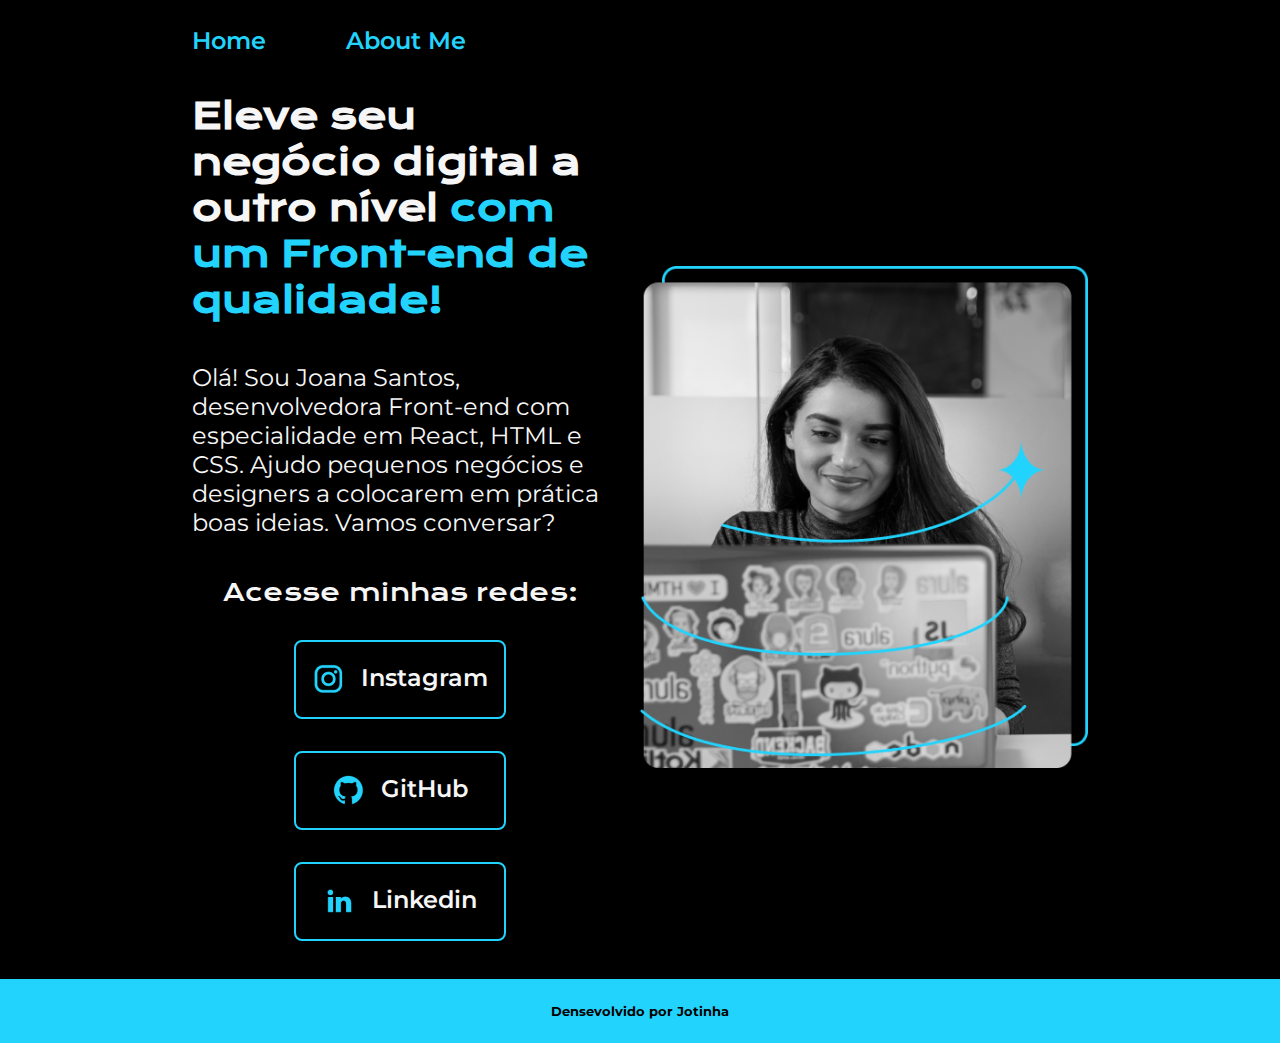
<file: index.html>
<!DOCTYPE html>
<html lang="pt-br">
    <head>
        <meta charset="UTF-8">
        <meta http-equiv="X-UA-Compatible" content="IE=edge">
        <meta name="viewport" content="width=device-width, initial-scale=1.0">
        <title>Proejto 1 - Alura</title>
        <link rel="stylesheet" href="./styles/style.css">
    </head>
    <body>
        <header class="cabecalho">
            <nav class="cabecalho_menu">
                <a class="cabecalho_menu_link" href="index.html">Home</a>
                <a class="cabecalho_menu_link" href="about.html">About Me</a>
            </nav>
        </header>
        <main class="apresentacao_index">
            <section class="apresentacao_conteudo">
                <h1 class="apresentacao_conteudo_titulo">Eleve seu negócio
                    digital a outro nível <strong class="titulo_destaque">com um
                        Front-end de
                        qualidade!</strong></h1>
                <p class="description">Olá! Sou Joana Santos, desenvolvedora
                    Front-end com especialidade em React, HTML e CSS.
                    Ajudo pequenos negócios e designers a colocarem em prática
                    boas ideias. Vamos conversar?</p>
                <div class="Buton">
                    <h2 class="titulo_links">Acesse minhas redes: </h2>
                    <a class="Buton_Model"
                        href="https://www.instagram.com/alcntara.j/">
                        <img src="./assets/instagram.png">
                        Instagram</a>
                    <a class="Buton_Model" href="https://github.com/Jotinha29">
                        <img src="./assets/github.png">
                        GitHub</a>
                    <a class="Buton_Model"
                        href="https://www.linkedin.com/in/jo%C3%A3o-pedro-alc%C3%A2ntara-calz%C3%A1-1a709b251/">
                        <img src="./assets/linkedin.png">
                        Linkedin</a>
                </div>
            </section>
            <img class="img1" src="./assets/Imagem.png" alt="Foto">
        </main>
        <footer class="page_footer">
            <h5>Densevolvido por Jotinha</h5>
        </footer>
    </body>
</html>
</file>
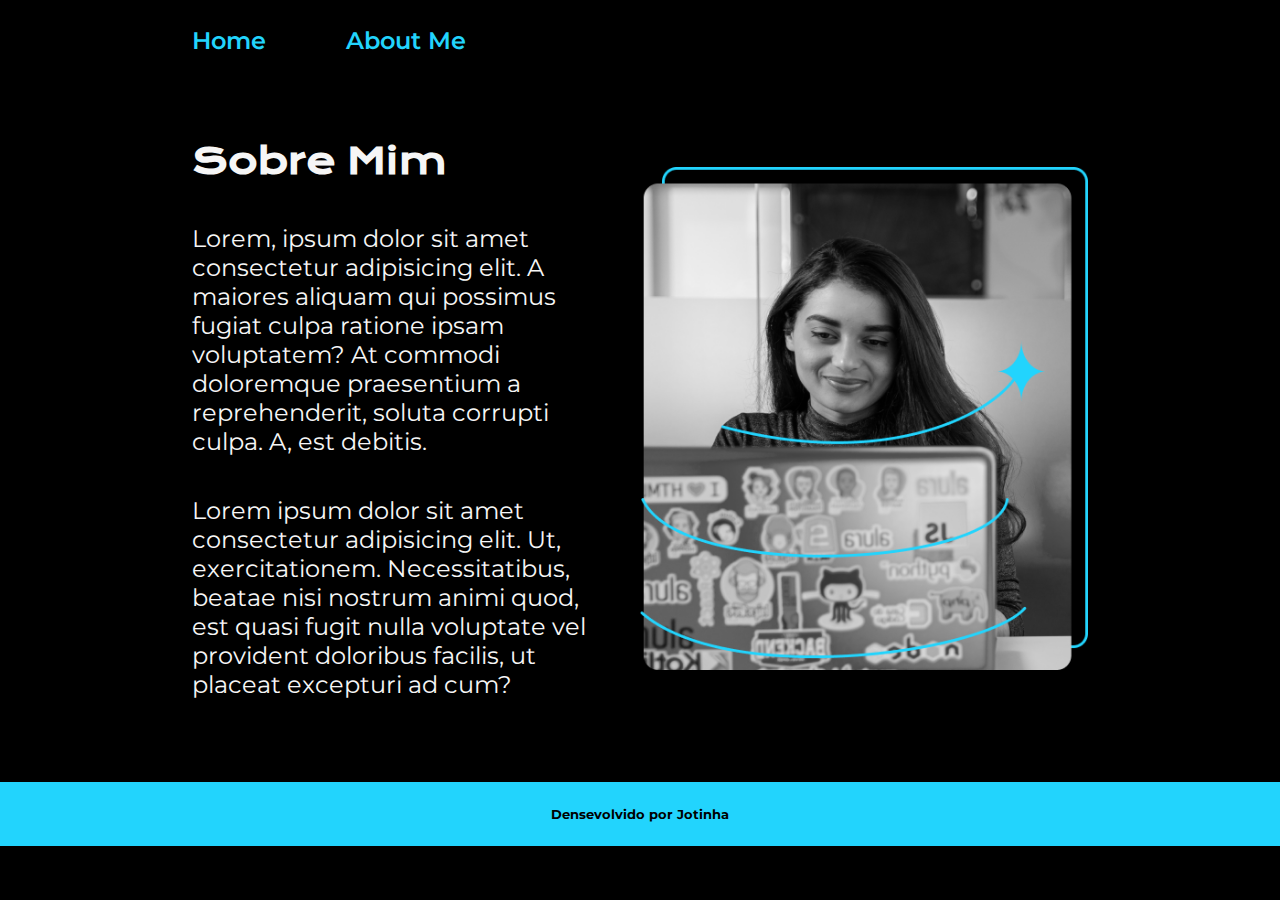
<file: about.html>
<!DOCTYPE html>
<html lang="pt-br">
    <head>
        <meta charset="UTF-8">
        <meta http-equiv="X-UA-Compatible" content="IE=edge">
        <meta name="viewport" content="width=device-width, initial-scale=1.0">
        <title>Proejto 1 - Alura</title>
        <link rel="stylesheet" href="./styles/style.css">
    </head>
        <header class="cabecalho">
            <nav class="cabecalho_menu">
                <a class="cabecalho_menu_link" href="index.html">Home</a>
                <a class="cabecalho_menu_link" href="about.html">About Me</a>
            </nav>
        </header>
        <main class="apresentacao_about">
            <section class="apresentacao_conteudo">
                <h1 class="apresentacao_conteudo_titulo">Sobre Mim</h1>
                <p class="description">Lorem, ipsum dolor sit amet consectetur adipisicing elit. A maiores 
                    aliquam qui possimus fugiat culpa ratione ipsam voluptatem? At commodi 
                    doloremque praesentium a reprehenderit, soluta corrupti culpa. A, est debitis.</p class="description">
                <p class="description">Lorem ipsum dolor sit amet consectetur adipisicing elit. Ut, exercitationem. 
                    Necessitatibus, beatae nisi nostrum animi quod, est quasi fugit nulla voluptate 
                    vel provident doloribus facilis, ut placeat excepturi ad cum?</p>
            </section>
            <img class="img1" src="./assets/Imagem.png" alt="Foto">
        </main>
        <footer class="page_footer">
            <h5>Densevolvido por Jotinha</h5>
        </footer>
    </body>
    </html>
</file>
<file: styles/style.css>
@import url('https://fonts.googleapis.com/css2?family=Krona+One&family=Montserrat&display=swap');

:root{
    --cor-primaria: #000000;
    --cor-secundaria: #f6f6f6;
    --cor-terciaria: #22d4fd;
    --cor-hover: #272727;

    --fonte-primaria:'Krona One', sans-serif;;
    --fonte-secundaria:'Montserrat', sans-serif;;
}

*{
    margin: 0;
    padding: 0;
}

body {
    /* height: 100vh; */
    box-sizing: border-box;
    background-color: var(--cor-primaria);
    color: var(--cor-secundaria); 
}

.cabecalho{
    padding: 2% 0 0 15%;
}

.cabecalho_menu{
    display: flex;
    gap: 80px;
}

.cabecalho_menu_link{
    text-decoration: none;
    font-family: var(--fonte-secundaria);
    font-size: 1.5rem;
    font-weight: 600;
    color: var(--cor-terciaria);
    
}

.apresentacao_index{
    margin: 3% 15%;
    display: flex;
    align-items: center;
    justify-content: space-between;
    gap: 32px ;
}

.apresentacao_about{
    margin: 6.5% 15%;
    display: flex;
    align-items: center;
    justify-content: space-between;
    gap: 32px ;
}

.apresentacao_conteudo{
    display: flex;
    flex-direction: column;
    width: 50%;
    gap: 40px;
}

.apresentacao_conteudo_titulo{
    font-family: var(--fonte-primaria);
    font-size: 2.25rem;
}

.titulo_destaque{
    color: var(--cor-terciaria); 
}

.description{
    font-family: var(--fonte-secundaria);
    font-size: 1.5rem;
}

.Buton{
    display: flex;
    flex-direction: column;
    justify-content: space-between;
    align-items: center;
    gap: 32px;
}

.titulo_links{
    font-family: var(--fonte-primaria);
    font-weight: 400;
    font-size: 1.5rem;
}

.Buton_Model{
    /* background: var(--cor-terciaria); */
    width: 50%;
    border: 2px solid var(--cor-terciaria);
    border-radius: 8px;
    padding: 21.5px 0;
    text-decoration: none;
    color: var(--cor-secundaria);
    font-family:var(--fonte-secundaria);
    text-align: center;
    font-size: 1.5rem;
    font-weight: 600;
    display: flex;
    justify-content: center;
    gap: 16px;
}

.Buton_Model:hover{
    background-color: var(--cor-hover);
}

.page_footer{
    background-color: var(--cor-terciaria);
    padding: 24px;
    text-align: center;
    color: var(--cor-primaria);
    font-family: var(--fonte-secundaria);
    font-weight: 400;
}

.img1{
    width: 50%;
}

@media (max-width: 1200px){
    .cabecalho{
        padding: 10%;
    }
    .cabecalho_menu{
        justify-content: center;
    }
   .apresentacao_index{
        flex-direction: column-reverse;
        padding: 5%;
   } 
   .apresentacao_about{
        flex-direction: column-reverse;
        padding: 5%;
   } 
   .apresentacao_conteudo{
        width: auto;
   }
}
</file>
